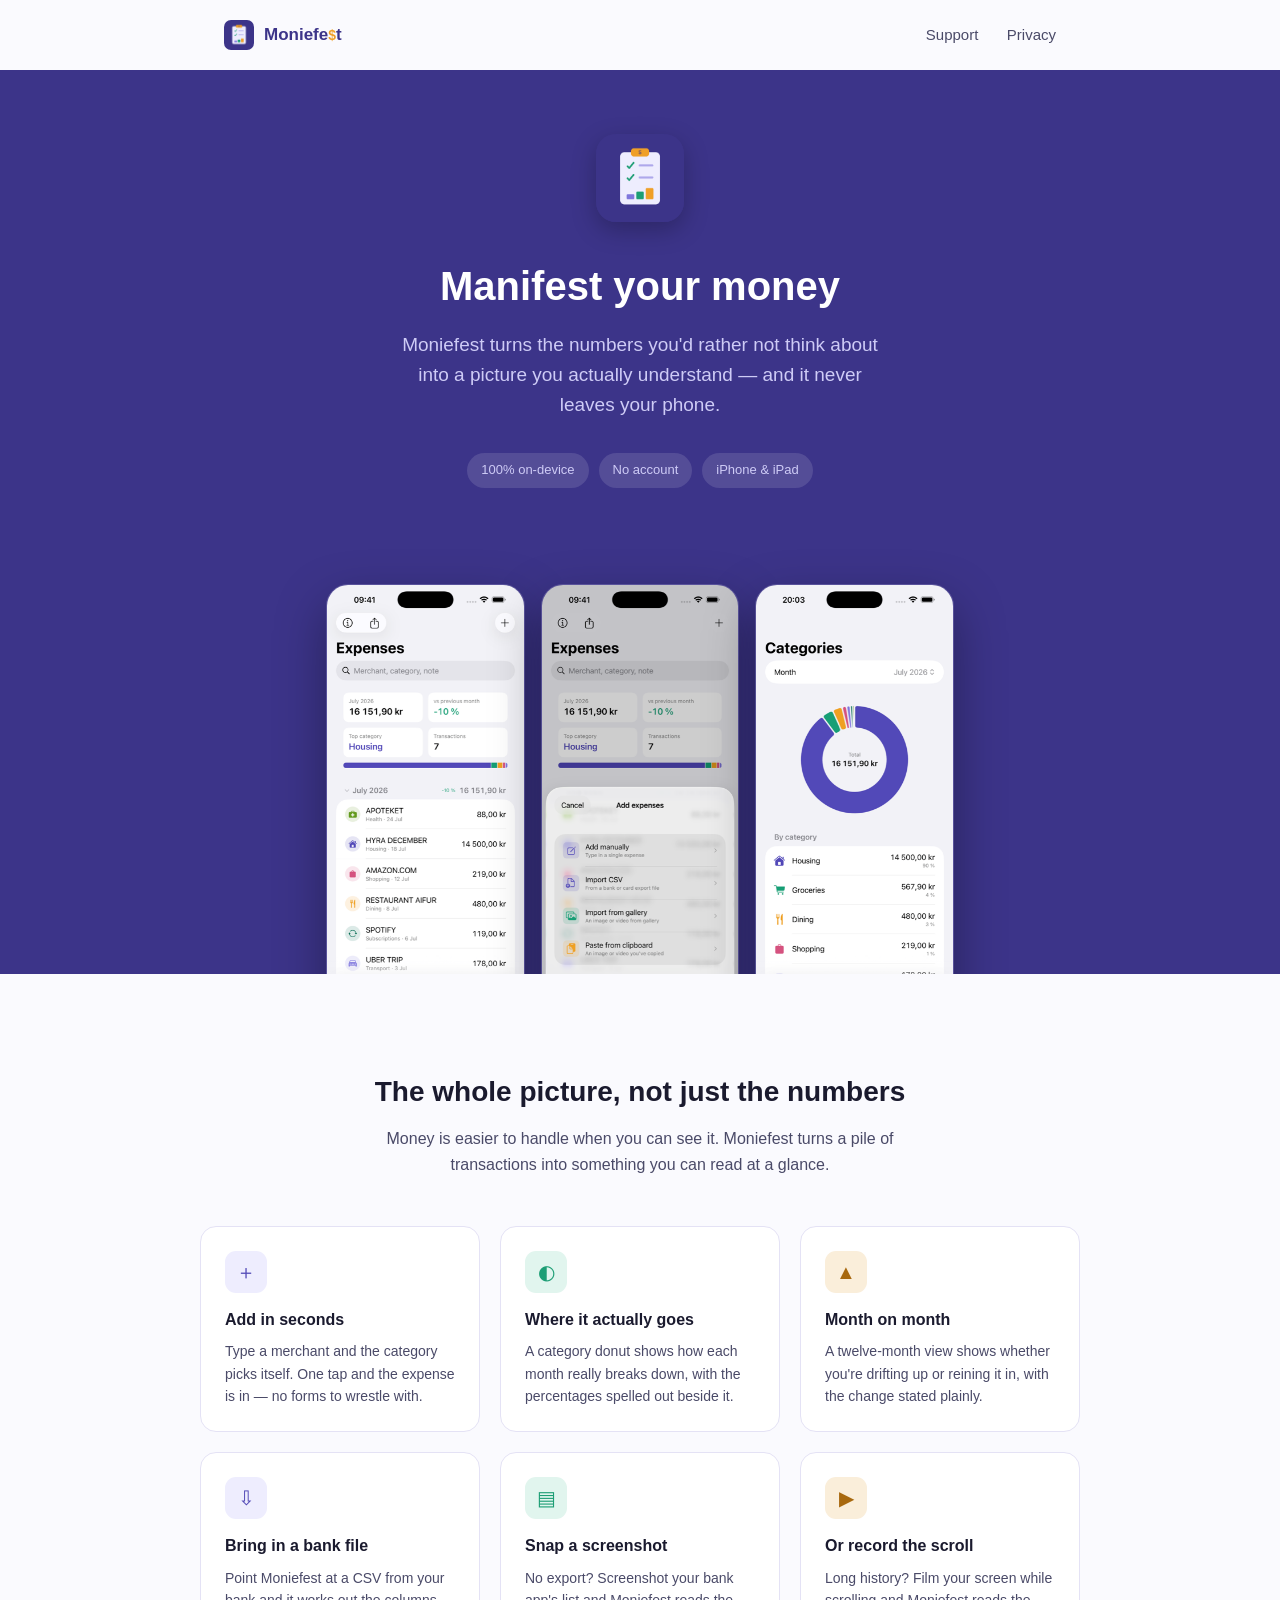
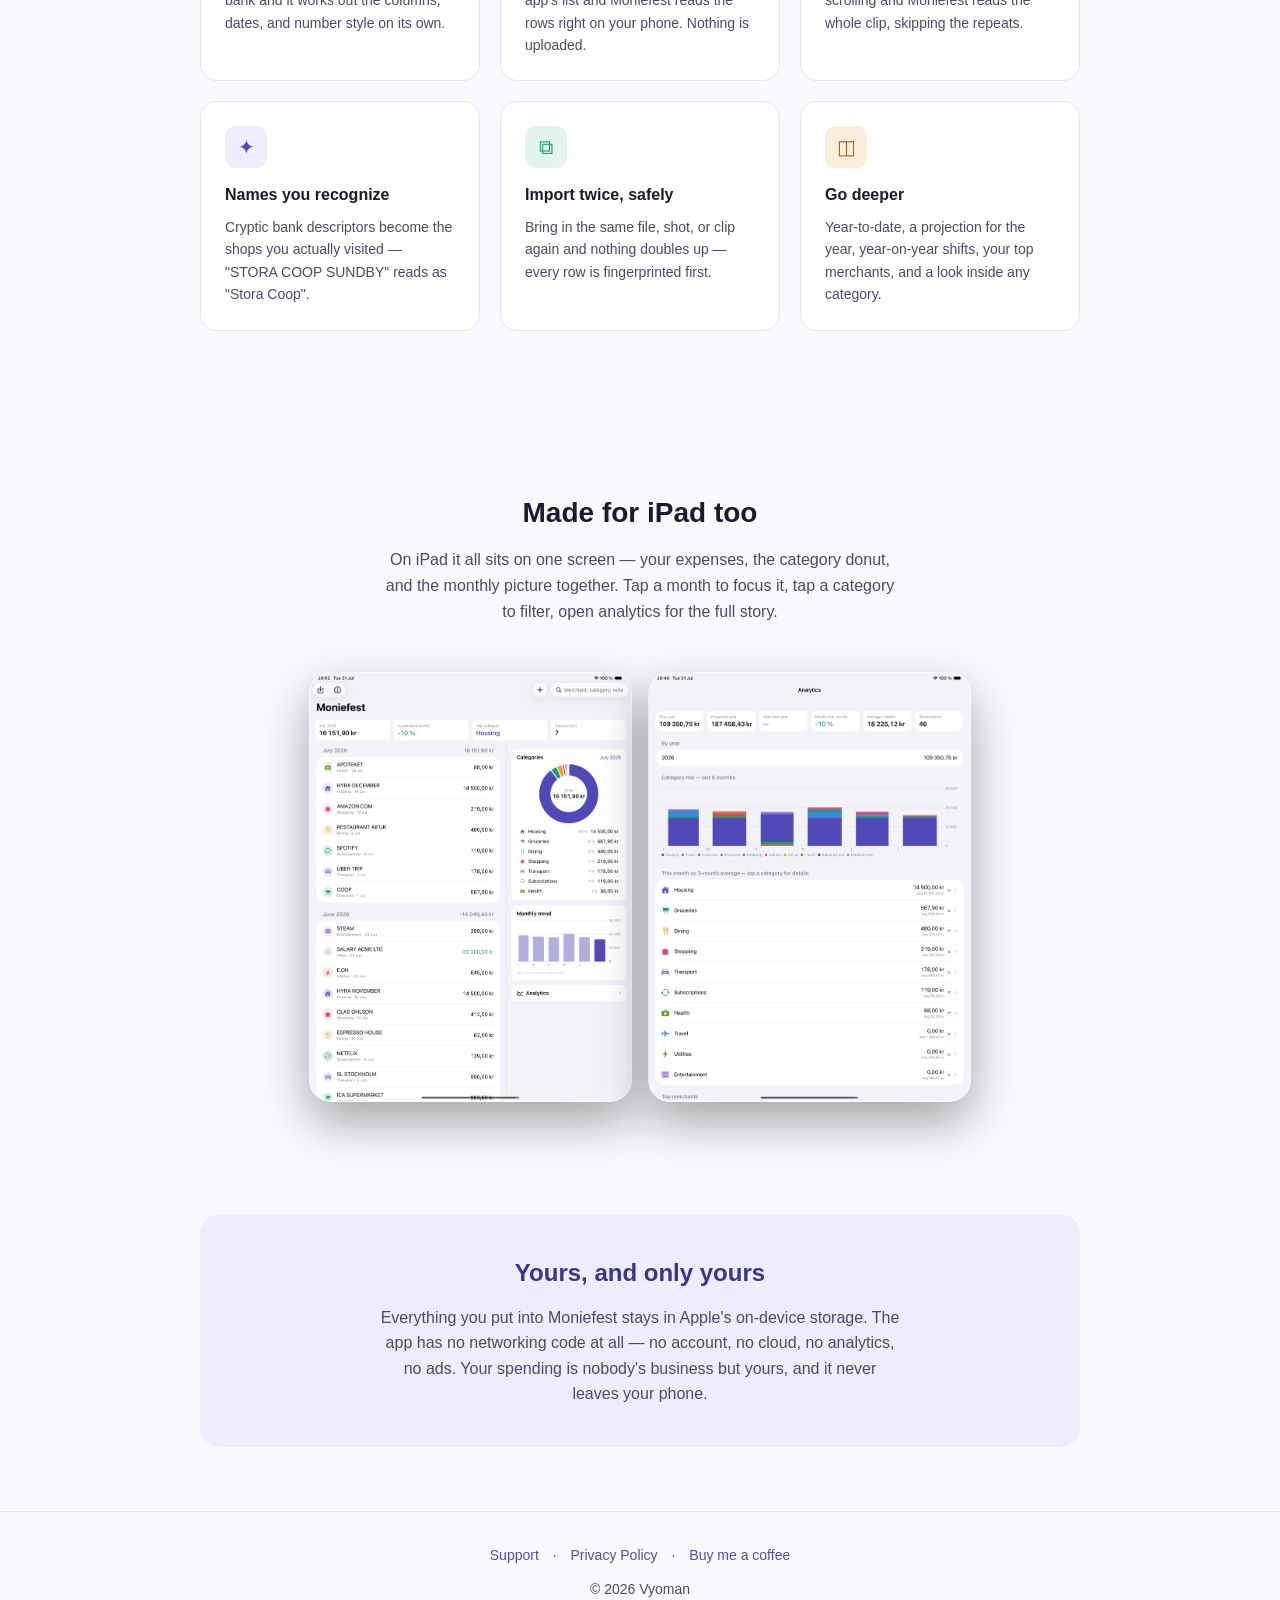
<file: index.html>
<!DOCTYPE html>
<html lang="en">
<head>
<meta charset="UTF-8">
<title>Moniefest — your money, made clear</title>
<meta name="viewport" content="width=device-width, initial-scale=1">
<meta name="description" content="Moniefest turns your spending into a clear picture — categories, trends, and analytics — entirely on your device. No account, no cloud, no ads.">
<meta property="og:title" content="Moniefest — your money, made clear">
<meta property="og:description" content="Moniefest turns your spending into a clear picture — categories, trends, and analytics — entirely on your device. No account, no cloud, no ads.">
<meta property="og:image" content="https://moniefest.vyoman.ai/assets/og-image.png">
<meta property="og:url" content="https://moniefest.vyoman.ai/">
<meta property="og:type" content="website">
<meta name="twitter:card" content="summary_large_image">
<meta name="twitter:title" content="Moniefest — your money, made clear">
<meta name="twitter:description" content="Moniefest turns your spending into a clear picture — categories, trends, and analytics — entirely on your device. No account, no cloud, no ads.">
<meta name="twitter:image" content="https://moniefest.vyoman.ai/assets/og-image.png">
<link rel="icon" href="assets/icon.png">
<link rel="stylesheet" href="styles.css">
</head>
<body>

<nav>
  <a class="brand" href="index.html"><img src="assets/icon.png" alt=""> <span class="name">Moniefe<span class="dollar">$</span>t</span></a>
  <div class="links">
    <a href="support.html">Support</a>
    <a href="privacy.html">Privacy</a>
  </div>
</nav>

<div class="hero">
  <img class="icon" src="assets/icon.png" alt="Moniefest app icon">
  <h1>Manifest your money</h1>
  <p class="tagline">Moniefest turns the numbers you'd rather not think about into a picture you actually understand — and it never leaves your phone.</p>
  <div class="badges">
    <span class="badge">100% on-device</span>
    <span class="badge">No account</span>
    <span class="badge">iPhone &amp; iPad</span>
  </div>
  <div class="shots">
    <img src="assets/screenshot-expenses.png" alt="Monthly expenses grouped by category">
    <img src="assets/screenshot-import.png" alt="The add-expense options: manual, CSV, scan from gallery, or paste">
    <img src="assets/screenshot-categories.png" alt="Category breakdown donut chart">
  </div>
</div>

<div class="section">
  <h2 class="section-title">The whole picture, not just the numbers</h2>
  <p class="section-sub">Money is easier to handle when you can see it. Moniefest turns a pile of transactions into something you can read at a glance.</p>
  <div class="features">
    <div class="feature">
      <div class="icon c-violet">＋</div>
      <h3>Add in seconds</h3>
      <p>Type a merchant and the category picks itself. One tap and the expense is in — no forms to wrestle with.</p>
    </div>
    <div class="feature">
      <div class="icon c-teal">◐</div>
      <h3>Where it actually goes</h3>
      <p>A category donut shows how each month really breaks down, with the percentages spelled out beside it.</p>
    </div>
    <div class="feature">
      <div class="icon c-amber">▲</div>
      <h3>Month on month</h3>
      <p>A twelve-month view shows whether you're drifting up or reining it in, with the change stated plainly.</p>
    </div>
    <div class="feature">
      <div class="icon c-violet">⇩</div>
      <h3>Bring in a bank file</h3>
      <p>Point Moniefest at a CSV from your bank and it works out the columns, dates, and number style on its own.</p>
    </div>
    <div class="feature">
      <div class="icon c-teal">▤</div>
      <h3>Snap a screenshot</h3>
      <p>No export? Screenshot your bank app's list and Moniefest reads the rows right on your phone. Nothing is uploaded.</p>
    </div>
    <div class="feature">
      <div class="icon c-amber">▶</div>
      <h3>Or record the scroll</h3>
      <p>Long history? Film your screen while scrolling and Moniefest reads the whole clip, skipping the repeats.</p>
    </div>
    <div class="feature">
      <div class="icon c-violet">✦</div>
      <h3>Names you recognize</h3>
      <p>Cryptic bank descriptors become the shops you actually visited — "STORA COOP SUNDBY" reads as "Stora Coop".</p>
    </div>
    <div class="feature">
      <div class="icon c-teal">⧉</div>
      <h3>Import twice, safely</h3>
      <p>Bring in the same file, shot, or clip again and nothing doubles up — every row is fingerprinted first.</p>
    </div>
    <div class="feature">
      <div class="icon c-amber">◫</div>
      <h3>Go deeper</h3>
      <p>Year-to-date, a projection for the year, year-on-year shifts, your top merchants, and a look inside any category.</p>
    </div>
  </div>
</div>

<div class="section">
  <h2 class="section-title">Made for iPad too</h2>
  <p class="section-sub">On iPad it all sits on one screen — your expenses, the category donut, and the monthly picture together. Tap a month to focus it, tap a category to filter, open analytics for the full story.</p>
  <div class="shots">
    <img src="assets/screenshot-ipad-dashboard.png" alt="iPad dashboard with expenses, category donut, and monthly view">
    <img src="assets/screenshot-analytics.png" alt="Analytics with yearly totals and category mix">
  </div>
</div>

<div class="section tight">
  <div class="privacy-band">
    <h2>Yours, and only yours</h2>
    <p>Everything you put into Moniefest stays in Apple's on-device storage. The app has no networking code at all — no account, no cloud, no analytics, no ads. Your spending is nobody's business but yours, and it never leaves your phone.</p>
  </div>
</div>

<footer>
  <div><a href="support.html">Support</a> · <a href="privacy.html">Privacy Policy</a> · <a href="https://buymeacoffee.com/vyoman">Buy me a coffee</a></div>
  <div style="margin-top:12px;">© 2026 Vyoman</div>
</footer>

</body>
</html>
</file>
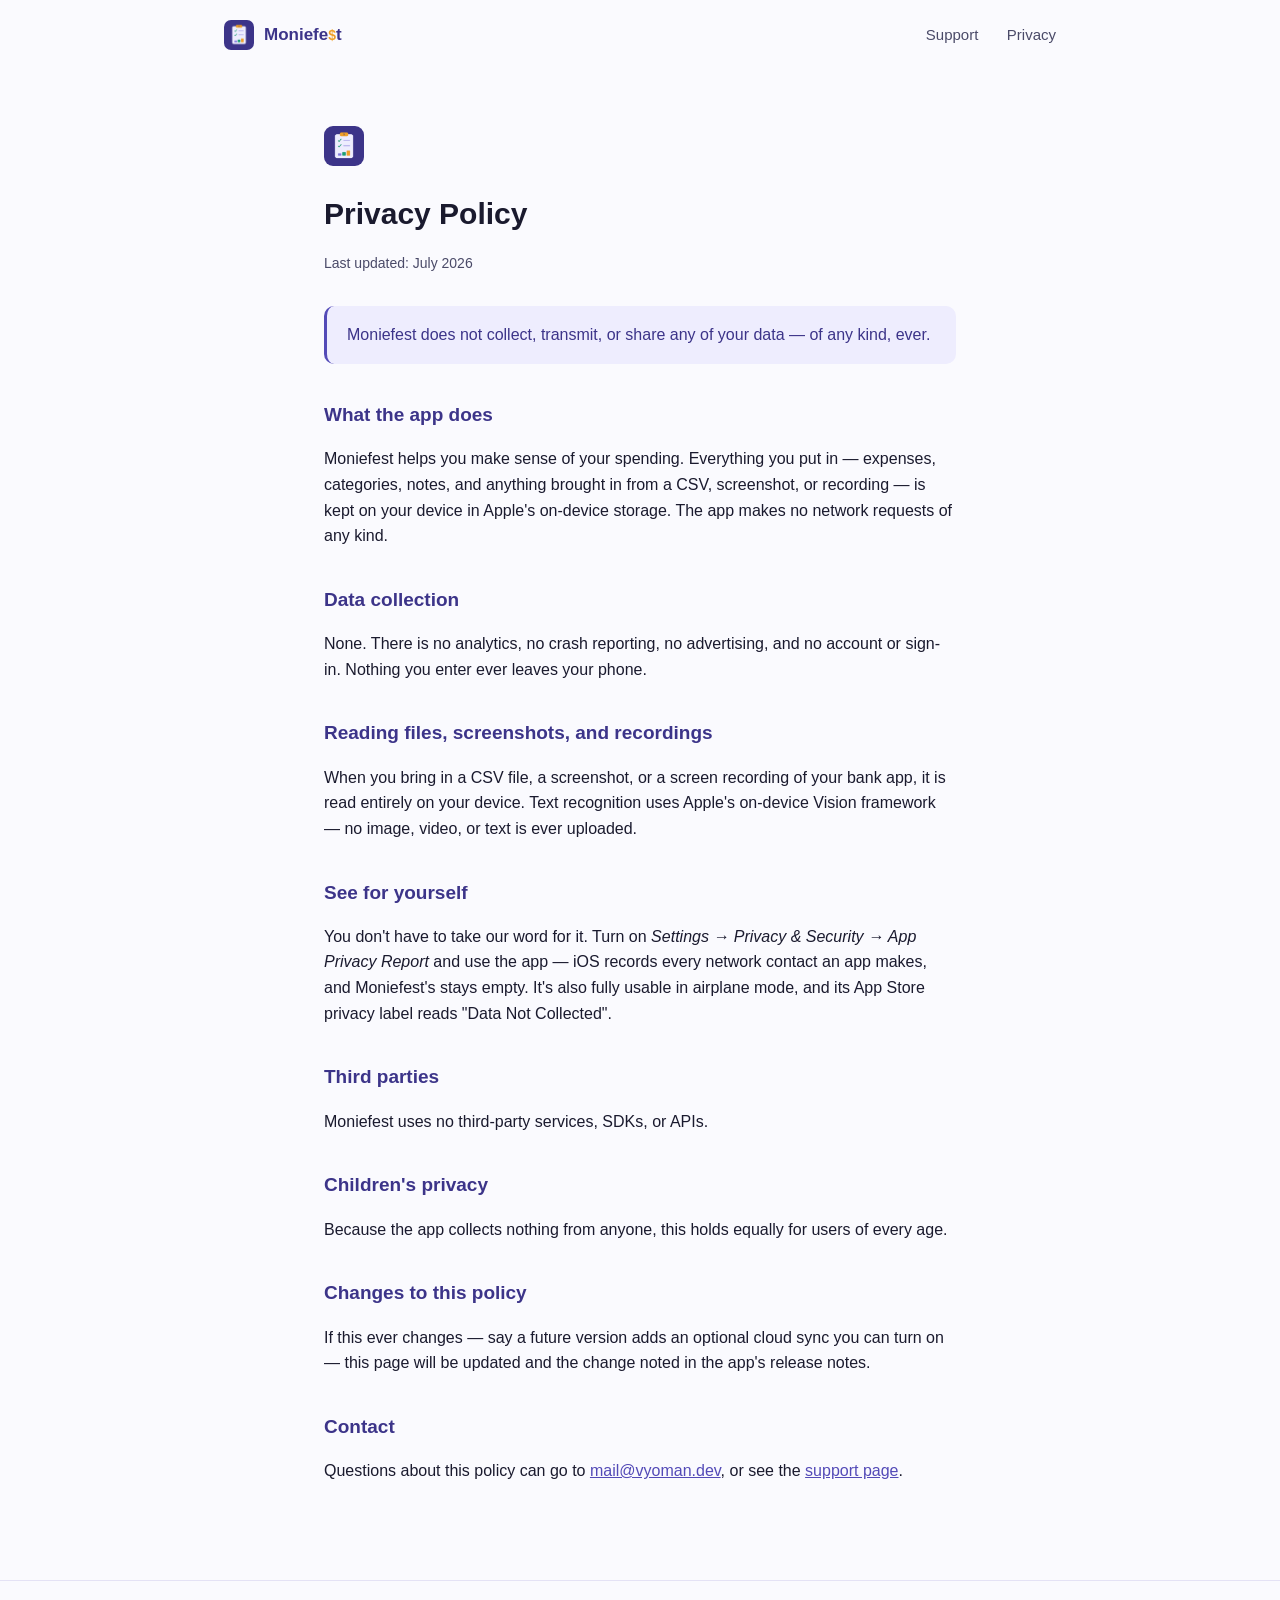
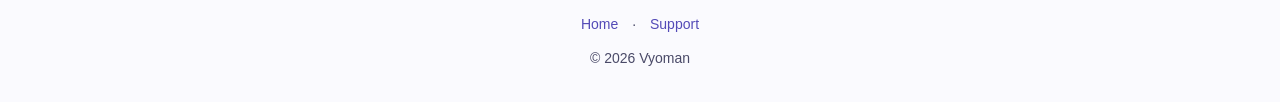
<file: privacy.html>
<!DOCTYPE html>
<html lang="en">
<head>
<meta charset="UTF-8">
<title>Privacy Policy — Moniefest</title>
<meta name="viewport" content="width=device-width, initial-scale=1">
<meta property="og:title" content="Privacy Policy — Moniefest">
<meta property="og:description" content="Moniefest does not collect, transmit, or share any of your data — of any kind, ever.">
<meta property="og:image" content="https://moniefest.vyoman.ai/assets/og-image.png">
<meta property="og:url" content="https://moniefest.vyoman.ai/privacy.html">
<meta property="og:type" content="website">
<meta name="twitter:card" content="summary_large_image">
<meta name="twitter:title" content="Privacy Policy — Moniefest">
<meta name="twitter:image" content="https://moniefest.vyoman.ai/assets/og-image.png">
<link rel="icon" href="assets/icon.png">
<link rel="stylesheet" href="styles.css">
</head>
<body>

<nav>
  <a class="brand" href="index.html"><img src="assets/icon.png" alt=""> <span class="name">Moniefe<span class="dollar">$</span>t</span></a>
  <div class="links">
    <a href="support.html">Support</a>
    <a href="privacy.html">Privacy</a>
  </div>
</nav>

<div class="page">
  <div class="page-header"><img src="assets/icon.png" alt=""></div>
  <h1>Privacy Policy</h1>
  <p class="updated">Last updated: July 2026</p>

  <div class="callout">Moniefest does not collect, transmit, or share any of your data — of any kind, ever.</div>

  <h2>What the app does</h2>
  <p>Moniefest helps you make sense of your spending. Everything you put in — expenses, categories, notes, and anything brought in from a CSV, screenshot, or recording — is kept on your device in Apple's on-device storage. The app makes no network requests of any kind.</p>

  <h2>Data collection</h2>
  <p>None. There is no analytics, no crash reporting, no advertising, and no account or sign-in. Nothing you enter ever leaves your phone.</p>

  <h2>Reading files, screenshots, and recordings</h2>
  <p>When you bring in a CSV file, a screenshot, or a screen recording of your bank app, it is read entirely on your device. Text recognition uses Apple's on-device Vision framework — no image, video, or text is ever uploaded.</p>

  <h2>See for yourself</h2>
  <p>You don't have to take our word for it. Turn on <em>Settings → Privacy &amp; Security → App Privacy Report</em> and use the app — iOS records every network contact an app makes, and Moniefest's stays empty. It's also fully usable in airplane mode, and its App Store privacy label reads "Data Not Collected".</p>

  <h2>Third parties</h2>
  <p>Moniefest uses no third-party services, SDKs, or APIs.</p>

  <h2>Children's privacy</h2>
  <p>Because the app collects nothing from anyone, this holds equally for users of every age.</p>

  <h2>Changes to this policy</h2>
  <p>If this ever changes — say a future version adds an optional cloud sync you can turn on — this page will be updated and the change noted in the app's release notes.</p>

  <h2>Contact</h2>
  <p>Questions about this policy can go to <a href="mailto:mail@vyoman.dev">mail@vyoman.dev</a>, or see the <a href="support.html">support page</a>.</p>
</div>

<footer>
  <div><a href="index.html">Home</a> · <a href="support.html">Support</a></div>
  <div style="margin-top:12px;">© 2026 Vyoman</div>
</footer>

</body>
</html>
</file>
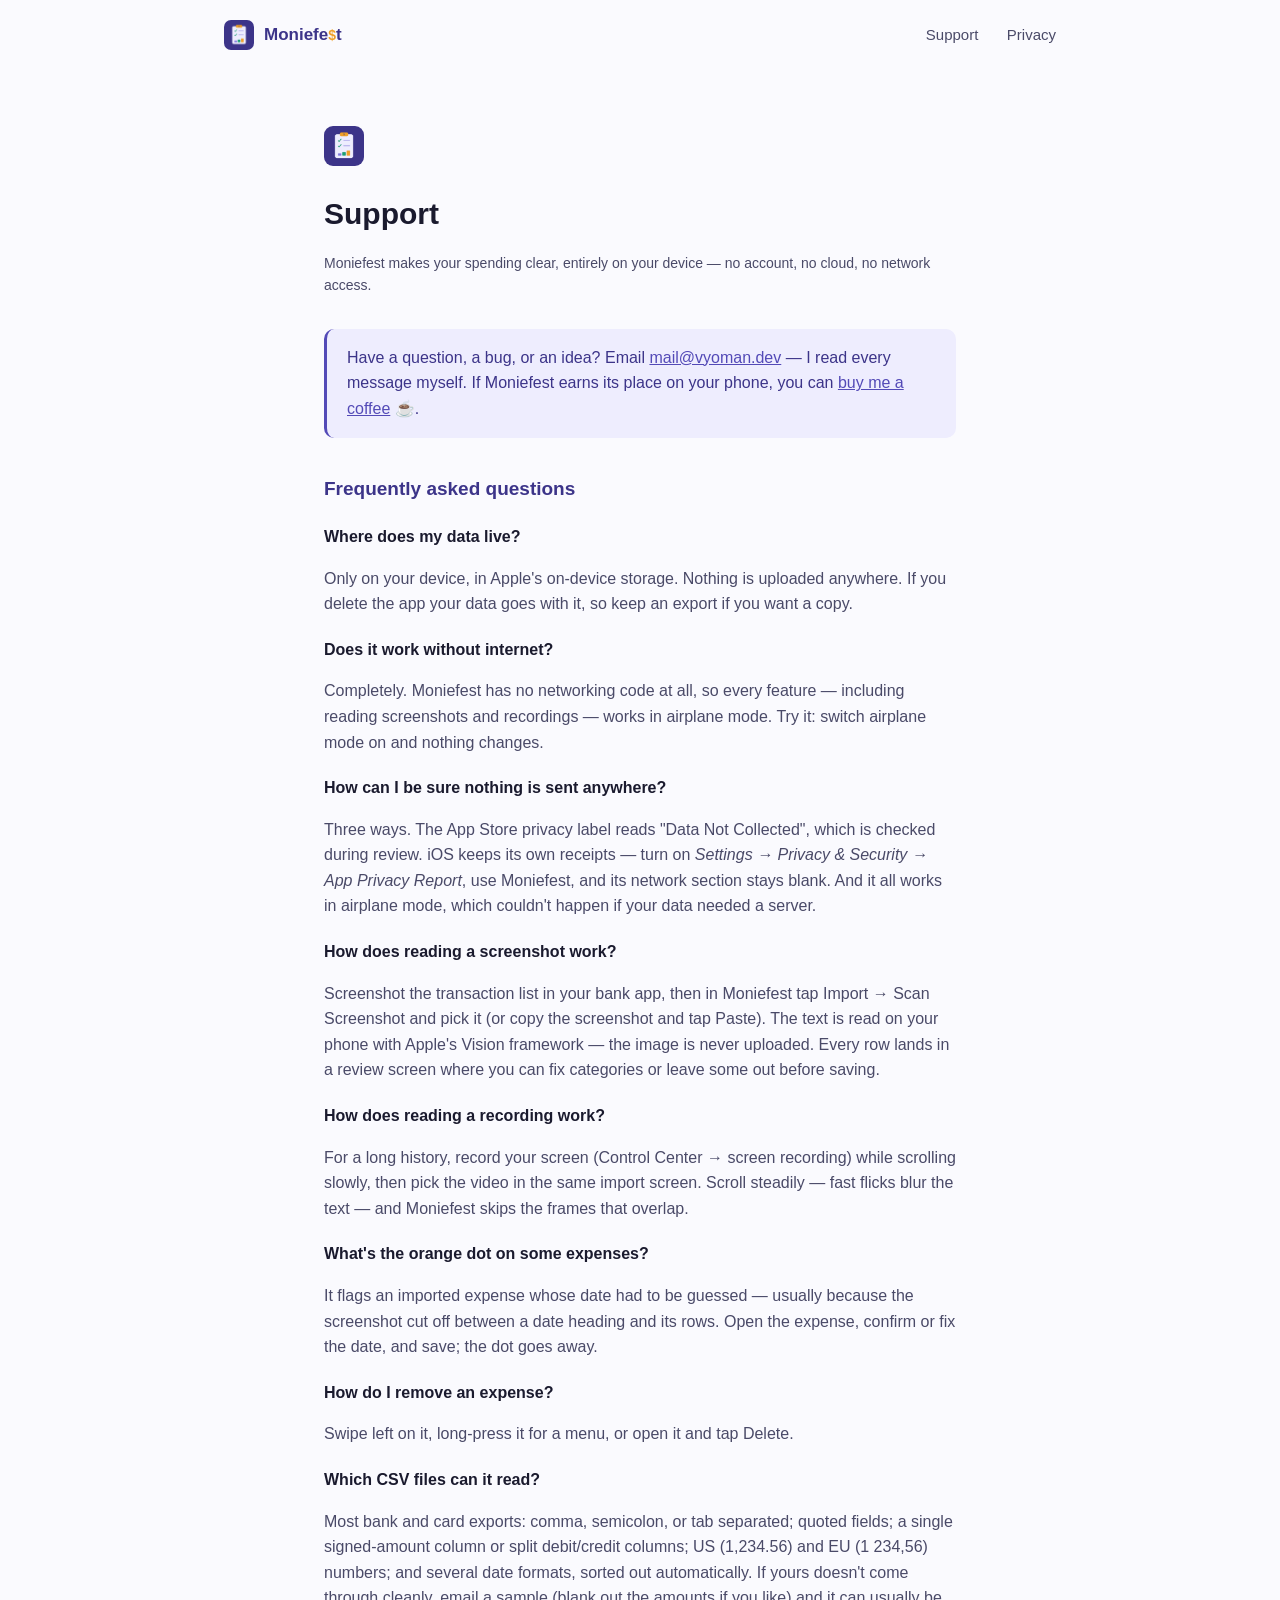
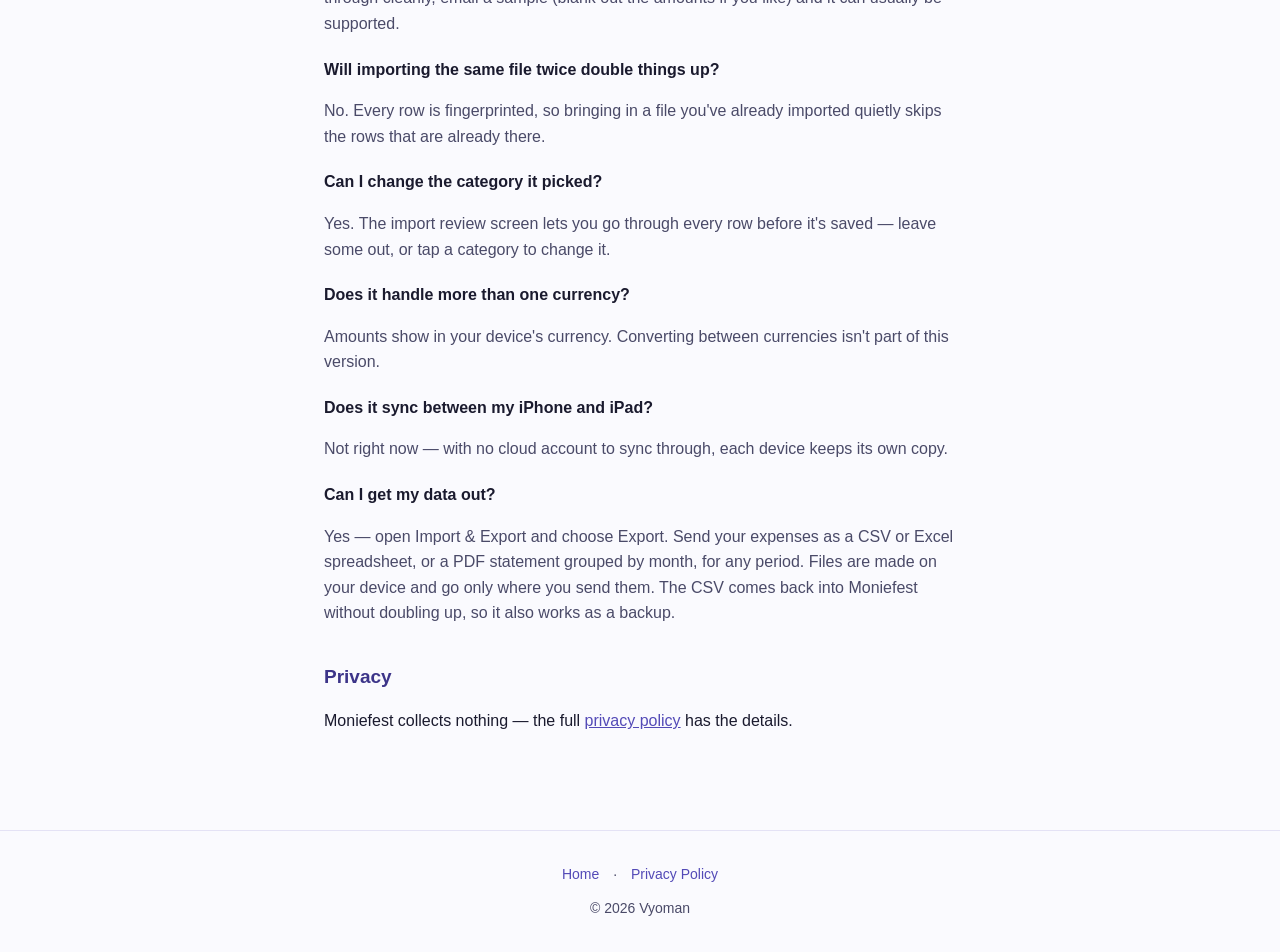
<file: support.html>
<!DOCTYPE html>
<html lang="en">
<head>
<meta charset="UTF-8">
<title>Support — Moniefest</title>
<meta name="viewport" content="width=device-width, initial-scale=1">
<meta property="og:title" content="Support — Moniefest">
<meta property="og:description" content="Moniefest tracks your spending entirely on your device — no account, no cloud sync, no network access.">
<meta property="og:image" content="https://moniefest.vyoman.ai/assets/og-image.png">
<meta property="og:url" content="https://moniefest.vyoman.ai/support.html">
<meta property="og:type" content="website">
<meta name="twitter:card" content="summary_large_image">
<meta name="twitter:title" content="Support — Moniefest">
<meta name="twitter:image" content="https://moniefest.vyoman.ai/assets/og-image.png">
<link rel="icon" href="assets/icon.png">
<link rel="stylesheet" href="styles.css">
</head>
<body>

<nav>
  <a class="brand" href="index.html"><img src="assets/icon.png" alt=""> <span class="name">Moniefe<span class="dollar">$</span>t</span></a>
  <div class="links">
    <a href="support.html">Support</a>
    <a href="privacy.html">Privacy</a>
  </div>
</nav>

<div class="page">
  <div class="page-header"><img src="assets/icon.png" alt=""></div>
  <h1>Support</h1>
  <p class="updated">Moniefest makes your spending clear, entirely on your device — no account, no cloud, no network access.</p>

  <div class="callout">Have a question, a bug, or an idea? Email <a href="mailto:mail@vyoman.dev">mail@vyoman.dev</a> — I read every message myself. If Moniefest earns its place on your phone, you can <a href="https://buymeacoffee.com/vyoman">buy me a coffee</a> ☕.</div>

  <h2>Frequently asked questions</h2>

  <p class="faq-q">Where does my data live?</p>
  <p class="faq-a">Only on your device, in Apple's on-device storage. Nothing is uploaded anywhere. If you delete the app your data goes with it, so keep an export if you want a copy.</p>

  <p class="faq-q">Does it work without internet?</p>
  <p class="faq-a">Completely. Moniefest has no networking code at all, so every feature — including reading screenshots and recordings — works in airplane mode. Try it: switch airplane mode on and nothing changes.</p>

  <p class="faq-q">How can I be sure nothing is sent anywhere?</p>
  <p class="faq-a">Three ways. The App Store privacy label reads "Data Not Collected", which is checked during review. iOS keeps its own receipts — turn on <em>Settings → Privacy &amp; Security → App Privacy Report</em>, use Moniefest, and its network section stays blank. And it all works in airplane mode, which couldn't happen if your data needed a server.</p>

  <p class="faq-q">How does reading a screenshot work?</p>
  <p class="faq-a">Screenshot the transaction list in your bank app, then in Moniefest tap Import → Scan Screenshot and pick it (or copy the screenshot and tap Paste). The text is read on your phone with Apple's Vision framework — the image is never uploaded. Every row lands in a review screen where you can fix categories or leave some out before saving.</p>

  <p class="faq-q">How does reading a recording work?</p>
  <p class="faq-a">For a long history, record your screen (Control Center → screen recording) while scrolling slowly, then pick the video in the same import screen. Scroll steadily — fast flicks blur the text — and Moniefest skips the frames that overlap.</p>

  <p class="faq-q">What's the orange dot on some expenses?</p>
  <p class="faq-a">It flags an imported expense whose date had to be guessed — usually because the screenshot cut off between a date heading and its rows. Open the expense, confirm or fix the date, and save; the dot goes away.</p>

  <p class="faq-q">How do I remove an expense?</p>
  <p class="faq-a">Swipe left on it, long-press it for a menu, or open it and tap Delete.</p>

  <p class="faq-q">Which CSV files can it read?</p>
  <p class="faq-a">Most bank and card exports: comma, semicolon, or tab separated; quoted fields; a single signed-amount column or split debit/credit columns; US (1,234.56) and EU (1 234,56) numbers; and several date formats, sorted out automatically. If yours doesn't come through cleanly, email a sample (blank out the amounts if you like) and it can usually be supported.</p>

  <p class="faq-q">Will importing the same file twice double things up?</p>
  <p class="faq-a">No. Every row is fingerprinted, so bringing in a file you've already imported quietly skips the rows that are already there.</p>

  <p class="faq-q">Can I change the category it picked?</p>
  <p class="faq-a">Yes. The import review screen lets you go through every row before it's saved — leave some out, or tap a category to change it.</p>

  <p class="faq-q">Does it handle more than one currency?</p>
  <p class="faq-a">Amounts show in your device's currency. Converting between currencies isn't part of this version.</p>

  <p class="faq-q">Does it sync between my iPhone and iPad?</p>
  <p class="faq-a">Not right now — with no cloud account to sync through, each device keeps its own copy.</p>

  <p class="faq-q">Can I get my data out?</p>
  <p class="faq-a">Yes — open Import &amp; Export and choose Export. Send your expenses as a CSV or Excel spreadsheet, or a PDF statement grouped by month, for any period. Files are made on your device and go only where you send them. The CSV comes back into Moniefest without doubling up, so it also works as a backup.</p>

  <h2>Privacy</h2>
  <p>Moniefest collects nothing — the full <a href="privacy.html">privacy policy</a> has the details.</p>
</div>

<footer>
  <div><a href="index.html">Home</a> · <a href="privacy.html">Privacy Policy</a></div>
  <div style="margin-top:12px;">© 2026 Vyoman</div>
</footer>

</body>
</html>
</file>
<file: styles.css>
:root {
  --violet-deep: #3C3489;
  --violet: #534AB7;
  --violet-soft: #7F77DD;
  --lavender: #CECBF6;
  --lavender-light: #EEEDFE;
  --teal: #1D9E75;
  --amber: #EF9F27;
  --ink: #1a1a2e;
  --ink-soft: #4a4a68;
  --bg: #fafafe;
  --card: #ffffff;
  --border: #e4e2f5;
}

* { box-sizing: border-box; }

body {
  font-family: -apple-system, BlinkMacSystemFont, "Segoe UI", sans-serif;
  margin: 0;
  color: var(--ink);
  background: var(--bg);
  line-height: 1.6;
}

.wrap { max-width: 880px; margin: 0 auto; padding: 0 24px; }

nav {
  display: flex;
  align-items: center;
  justify-content: space-between;
  padding: 20px 24px;
  max-width: 880px;
  margin: 0 auto;
}
nav .brand { display: flex; align-items: center; gap: 10px; font-weight: 600; font-size: 17px; color: var(--violet-deep); text-decoration: none; }
nav .brand img { width: 30px; height: 30px; border-radius: 7px; }
nav .brand .dollar { color: var(--amber); font-size: 0.82em; font-weight: 700; }
nav .links a { color: var(--ink-soft); text-decoration: none; font-size: 15px; margin-left: 24px; }
nav .links a:hover { color: var(--violet); }

.hero {
  background: var(--violet-deep);
  color: white;
  padding: 64px 24px 0;
  text-align: center;
  overflow: hidden;
}
.hero img.icon { width: 88px; height: 88px; border-radius: 20px; margin-bottom: 24px; box-shadow: 0 8px 24px rgba(0,0,0,0.25); }
.hero h1 { font-size: 40px; margin: 0 0 12px; font-weight: 700; }
.hero p.tagline { font-size: 19px; color: var(--lavender); max-width: 480px; margin: 0 auto 32px; }
.hero .badges { display: flex; justify-content: center; gap: 10px; flex-wrap: wrap; margin-bottom: 56px; }
.badge { background: rgba(255,255,255,0.12); color: var(--lavender); font-size: 13px; padding: 7px 14px; border-radius: 20px; }

.shots {
  display: flex;
  justify-content: center;
  align-items: flex-start;
  gap: 16px;
  padding: 0 24px;
}
.hero .shots { transform: translateY(40px); }
.shots img {
  height: 430px;
  width: auto;
  border-radius: 22px;
  box-shadow: 0 20px 50px rgba(0,0,0,0.35);
  border: 1px solid rgba(255,255,255,0.15);
}

.section { padding: 96px 24px 64px; }
.section.tight { padding-top: 48px; }
h2.section-title { font-size: 28px; text-align: center; margin: 0 0 12px; }
p.section-sub { text-align: center; color: var(--ink-soft); max-width: 520px; margin: 0 auto 48px; }

.features {
  display: grid;
  grid-template-columns: repeat(3, 1fr);
  gap: 20px;
  max-width: 880px;
  margin: 0 auto;
}
.feature {
  background: var(--card);
  border: 1px solid var(--border);
  border-radius: 16px;
  padding: 24px;
}
.feature .icon {
  width: 42px; height: 42px;
  border-radius: 11px;
  display: flex; align-items: center; justify-content: center;
  font-size: 20px;
  margin-bottom: 14px;
}
.feature h3 { font-size: 16px; margin: 0 0 8px; }
.feature p { font-size: 14px; color: var(--ink-soft); margin: 0; }

.icon.c-violet { background: var(--lavender-light); color: var(--violet); }
.icon.c-teal { background: #e1f5ee; color: var(--teal); }
.icon.c-amber { background: #faeeda; color: #a8690f; }

.privacy-band {
  background: var(--lavender-light);
  border-radius: 20px;
  max-width: 880px;
  margin: 0 auto;
  padding: 40px;
  text-align: center;
}
.privacy-band h2 { color: var(--violet-deep); margin: 0 0 12px; font-size: 24px; }
.privacy-band p { color: var(--ink-soft); max-width: 520px; margin: 0 auto; }

footer {
  border-top: 1px solid var(--border);
  padding: 32px 24px;
  text-align: center;
  color: var(--ink-soft);
  font-size: 14px;
}
footer a { color: var(--violet); text-decoration: none; margin: 0 10px; }

.page {
  max-width: 680px;
  margin: 0 auto;
  padding: 56px 24px 80px;
}
.page-header { display: flex; align-items: center; gap: 12px; margin-bottom: 8px; }
.page-header img { width: 40px; height: 40px; border-radius: 9px; }
.page h1 { font-size: 30px; margin: 24px 0 4px; }
.page .updated { color: var(--ink-soft); font-size: 14px; margin-bottom: 32px; }
.page h2 { font-size: 19px; margin-top: 36px; color: var(--violet-deep); }
.page a { color: var(--violet); }
.page .callout {
  background: var(--lavender-light);
  border-left: 3px solid var(--violet);
  border-radius: 10px;
  padding: 16px 20px;
  color: var(--violet-deep);
  font-weight: 500;
}
.page .faq-q { font-weight: 600; margin-top: 20px; }
.page .faq-a { color: var(--ink-soft); margin: 6px 0 0; }

@media (max-width: 640px) {
  .features { grid-template-columns: 1fr; }
  .shots { flex-wrap: wrap; }
  .shots img { height: 300px; }
  .hero h1 { font-size: 32px; }
}
</file>
